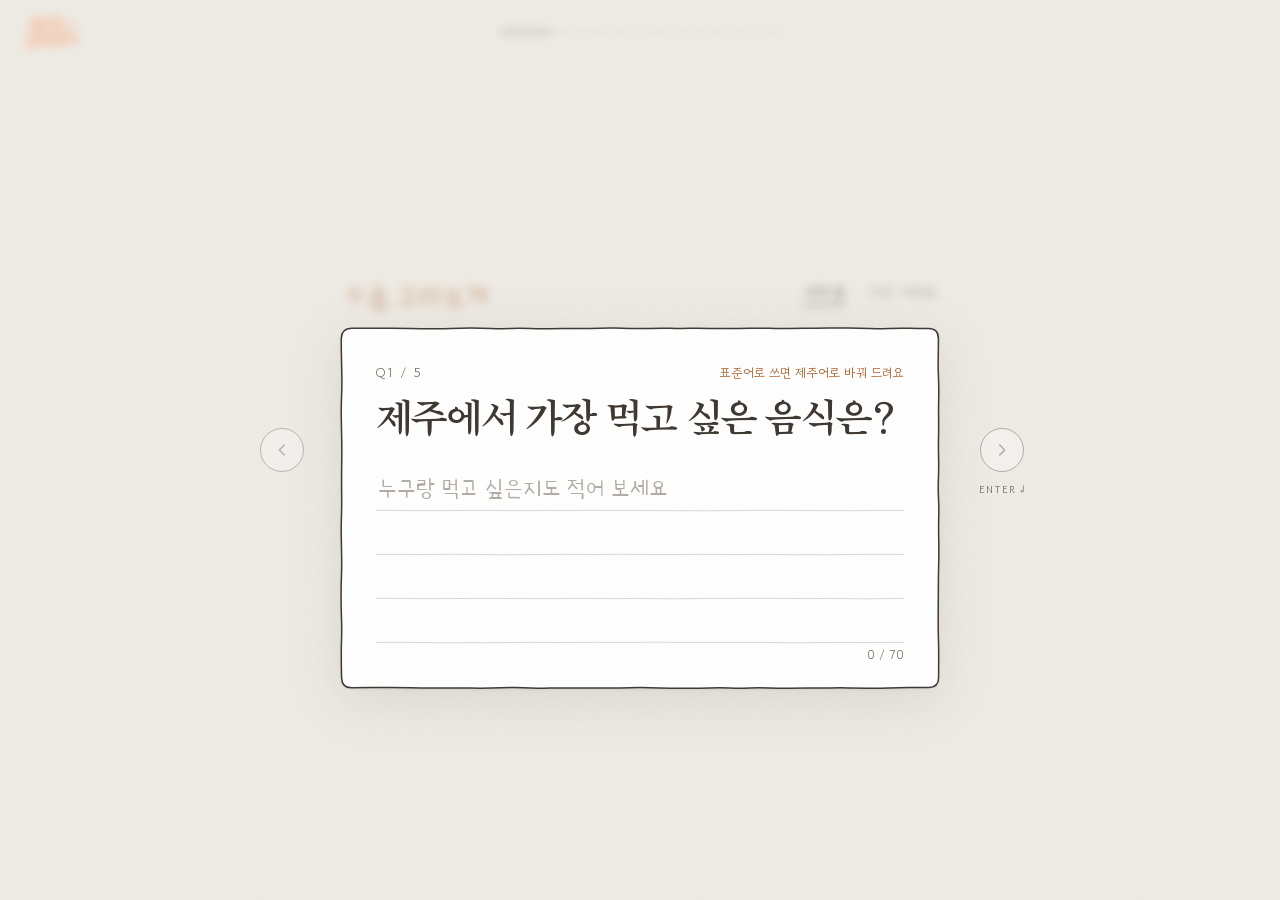
<file: play/note/index.html>
<!DOCTYPE html>
<html lang="ko">
<head>
<meta charset="UTF-8">
<meta name="viewport" content="width=device-width, initial-scale=1.0, viewport-fit=cover">
<meta name="theme-color" content="#fbfaf7">
<title>ᄆᆞ음 고라보게 · 하영 고라보게</title>
<meta name="description" content="다섯 가지 질문에 표준어로 답하면 제주어로 바꿔 한 장에 담아 드려요.">
<meta property="og:type" content="website">
<meta property="og:title" content="ᄆᆞ음 고라보게 · 하영 고라보게">
<meta property="og:description" content="다섯 가지 질문에 표준어로 답하면 제주어로 바꿔 한 장에 담아 드려요.">
<!-- 지금은 엽서 사이트의 공유 그림. 테스트용 그림이 생기면 전체 주소로 바꿀 것 -->
<meta property="og:image" content="https://lxwebzine.hankyung.com/2026-1/team1/play/postcard/images/og-start.jpg">
<meta property="og:url" content="https://lxwebzine.hankyung.com/2026-1/team1/play/note/">
<link rel="canonical" href="https://lxwebzine.hankyung.com/2026-1/team1/play/note/">   <!-- 대표 주소 = og:url -->
<link rel="preload" href="fonts/HayeongHand-Regular.woff2?v=1" as="font" type="font/woff2" crossorigin>
<link rel="preload" href="fonts/BookkMyungjo-Bold.woff2?v=228" as="font" type="font/woff2" crossorigin>
<link rel="preconnect" href="https://fonts.googleapis.com">
<link href="https://fonts.googleapis.com/css2?family=Gowun+Dodum&display=swap" rel="stylesheet">
<link rel="stylesheet" href="style.css?v=1">
</head>
<body data-view="note_write">

<!-- 질문 화면 -->
<div class="nt" id="write">
  <header class="nt-hd nt-dim">
    <a class="nt-logo" id="logoLink" href="#" aria-label="제주어로 엽서 적기로 가기"><img src="images/logo-goraboge.png" alt="하영 고라보게"></a>
    <div class="nt-bar" id="bar" role="group" aria-label="질문 고르기"></div>
  </header>

  <main class="nt-main" id="main">
    <button type="button" class="nt-prev" id="prevSide" aria-label="이전 질문"></button>
    <div class="nt-nextw">
      <button type="button" class="nt-next" id="nextSide"><span class="t"></span><span class="ar"></span></button>
      <span class="nt-enter">ENTER ↵</span>
    </div>

    <section class="nt-wrap">
      <div class="nt-top">
        <span class="nt-title nt-dim">ᄆᆞ음 고라보게</span>
        <div class="nt-tabs nt-dim" role="tablist">
          <button type="button" role="tab" class="nt-tab" data-tab="m">나의 답</button>
          <button type="button" role="tab" class="nt-tab" data-tab="o">다른 사람들</button>
        </div>
      </div>

      <div class="nt-card" id="card">
        <svg class="nt-box" aria-hidden="true" preserveAspectRatio="none"><path/></svg>
        <div class="nt-qrow">
          <span class="nt-qn" id="qn"></span>
          <span class="nt-howto">표준어로 쓰면 제주어로 바꿔 드려요</span>
        </div>
        <h1 class="nt-q" id="q">제주에서 가장 먹고 싶은 음식은?</h1>   <!-- 페이지의 큰 제목은 이것 하나. 처음 질문 글을 미리 넣어 두고, app.js가 지금 질문으로 바꿈 -->

        <div class="nt-mine" id="mine">
          <svg class="nt-lines" aria-hidden="true" preserveAspectRatio="none"><path/></svg>
          <textarea class="nt-ta" id="ta" rows="4" spellcheck="false" autocorrect="off" aria-labelledby="q"></textarea>
          <div class="nt-result" id="result" hidden></div>
          <span class="nt-cnt" id="cnt"></span>
        </div>

        <div class="nt-after" id="after" hidden>
          <div class="nt-after-row">
            <button type="button" class="nt-link" id="toggleStd">표준어로 보기</button>
            <button type="button" class="nt-link" id="editBtn">고치기</button>
          </div>
          <div class="nt-chips" id="chips"></div>
        </div>
        <p class="nt-warn" id="warn" role="alert" hidden></p>
        <div class="nt-slot" id="slot"></div>
      </div>

      <div class="nt-mnav">
        <button type="button" class="nt-mprev" id="prevBottom" aria-label="이전 질문"></button>
        <button type="button" class="nt-mgo" id="nextBottom"></button>
      </div>
    </section>
  </main>

  <button type="button" class="nt-peek" id="peek">
    <span class="nt-grip"></span>
    <span class="nt-peekrow"><span id="peekText"><b></b><small></small></span><em>답 보기</em></span>
  </button>
  <div class="nt-sheetdim" id="sheetDim"></div>
  <div class="nt-sheet" id="sheet" role="dialog" aria-label="다른 사람들의 답">
    <div class="nt-sheethd" id="sheetHd"><span class="nt-grip"></span><b id="sheetQ"></b></div>
    <div class="nt-sheetbody" id="sheetBody"></div>
    <button type="button" class="nt-sheetnext" id="sheetNext"></button>
  </div>
</div>

<!-- 끝 화면: 한 장 -->
<section class="nf" id="finale" hidden>
  <header class="nf-hd">
    <button type="button" class="nf-back" id="finBack">← 답 고치기</button>
    <a class="nt-logo" href="#" data-postcard-link aria-label="제주어로 엽서 적기로 가기"><img src="images/logo-goraboge.png" alt="하영 고라보게"></a>
  </header>
  <h2 class="nf-title">다섯 마디를 한 장에 담았어요</h2>
  <p class="nf-lede" id="finLede"></p>

  <div class="nf-designs" id="designPick" role="group" aria-label="디자인 고르기"></div>

  <figure class="nf-card">
    <img id="finImg" alt="">
  </figure>
  <p class="nf-tip" id="finTip">이미지를 길게 누르면 바로 저장할 수도 있어요</p>

  <div class="nf-pick" id="artPick" role="group" aria-label="그림 고르기"></div>

  <div class="nf-options">
    <label class="nf-name">
      <span>이름 (넣지 않아도 돼요)</span>
      <input id="nameInput" type="text" maxlength="12" autocomplete="off" placeholder="한라에서 온 사람">
    </label>
    <button type="button" class="nt-link" id="finToggle">표준어로 보기</button>
  </div>

  <div class="nf-actions">
    <button type="button" class="tale-btn is-primary" id="saveBtn">이미지 저장</button>
    <button type="button" class="tale-btn" id="shareBtn">공유하기</button>
    <button type="button" class="tale-btn" id="postBtn">게시판에 붙이기</button>
  </div>
  <p class="nf-status" id="finStatus" role="status"></p>

  <div class="nf-words" id="wordsBox" hidden>
    <h2>오늘 만난 제주어</h2>
    <div class="nt-chips" id="words"></div>
    <p class="nf-note">사전과 규칙으로 바꾼 참고용 번역이에요. 어색한 말이 있을 수 있어요.</p>
  </div>

  <div class="nf-next">
    <a class="tale-btn" href="#" data-postcard-link id="toPostcard">이 마음을 엽서로 보내기 →</a>
    <button type="button" class="nt-link" id="wallBtn">다른 사람들의 한 장 보기</button>
    <button type="button" class="nt-link" id="restartBtn">처음부터 다시 하기</button>
  </div>
</section>

<!-- 게시판 -->
<section class="nw" id="wall" hidden>
  <header class="nf-hd">
    <button type="button" class="nf-back" id="wallBack">← 내 한 장으로</button>
    <a class="nt-logo" href="#" data-postcard-link aria-label="제주어로 엽서 적기로 가기"><img src="images/logo-goraboge.png" alt="하영 고라보게"></a>
  </header>
  <h2 class="nf-title">모두의 한 장</h2>
  <p class="nf-lede" id="wallLede"></p>
  <div class="nw-list" id="wallList"></div>
</section>

<!-- 게시 확인 -->
<dialog class="nd" id="postDialog">
  <h2>게시판에 붙일까요?</h2>
  <p>게시판에 붙인 글은 이 사이트를 찾은 모든 사람이 볼 수 있어요. 붙인 뒤에는 직접 지울 수 없으니 주소·전화번호 같은 개인정보가 있다면 먼저 고쳐 주세요.</p>
  <div class="nd-actions">
    <button type="button" class="tale-btn" id="postCancel">아니요</button>
    <button type="button" class="tale-btn is-primary" id="postOk">붙일게요</button>
  </div>
</dialog>

<script src="config.js?v=2"></script>
<script src="track.js?v=5"></script>
<script src="jeju-dict.js?v=1"></script>
<script src="translate.js?v=5"></script>
<script src="badwords.js?v=1"></script>
<script src="jeju-extra.js?v=1"></script>
<script src="questions.js?v=2"></script>
<script src="card-designs.js?v=2"></script>
<script src="app.js?v=3"></script>
</body>
</html>
</file>
<file: play/note/style.css>
/* ---------- ᄆᆞ음 고라보게 ----------
   색 · 글꼴 · 단추는 엽서 사이트(하영 고라보게)의 값을 그대로 씀.
   레이아웃과 화면 흐름은 새로 짠 것. */

/* 옛한글 대비 글꼴. 엽서 사이트와 같은 파일 */
@font-face {
  font-family: 'NanumMyeongjo YetHangul';
  src: url('https://cdn.jsdelivr.net/npm/@kfonts/nanum-myeongjo-yet-hangul@0.2.0/NanumMyeongjo-YetHangul.woff2') format('woff2');
  font-display: swap;
}
@font-face {
  font-family: 'Hayeong Hand';
  src: url('fonts/HayeongHand-Regular.woff2?v=1') format('woff2');
  font-display: swap;
}
@font-face {
  font-family: 'Bookk Myungjo';
  src: url('fonts/BookkMyungjo-Bold.woff2?v=228') format('woff2');
  font-weight: 100 900;
  font-display: swap;
}

:root {
  --paper: #fbfaf7;           /* 새하얗지 않은 흰색: 눈부심을 줄임 */
  --paper-2: #f4f2ed;
  --paper-dim: #efece6;       /* 입력에 집중할 때 바탕 */
  --card: #ffffff;
  --ink: #3e3832;
  --soft: #75695b;
  --line: rgb(62 56 50 / 0.16);
  --tangerine: #d9823f;
  --tangerine-ink: #a9581f;   /* 작은 글자용 귤색 */
  --dark: #3f3a34;
  --story-font: 'Bookk Myungjo', 'Gowun Batang', serif;
  --letter-font: 'Hayeong Hand', 'NanumMyeongjo YetHangul', 'Apple SD Gothic Neo', 'Malgun Gothic', 'Noto Sans CJK KR', serif;
  --ui-font: 'Gowun Dodum', 'Apple SD Gothic Neo', 'Malgun Gothic', sans-serif;
  --ease: cubic-bezier(0.2, 0.8, 0.2, 1);
  --grain: url("data:image/svg+xml,%3Csvg xmlns='http://www.w3.org/2000/svg' width='220' height='220'%3E%3Cfilter id='n'%3E%3CfeTurbulence type='fractalNoise' baseFrequency='.85' numOctaves='2' stitchTiles='stitch'/%3E%3CfeColorMatrix values='0 0 0 0 .25 0 0 0 0 .2 0 0 0 0 .12 0 0 0 .13 0'/%3E%3C/filter%3E%3Crect width='100%25' height='100%25' filter='url(%23n)'/%3E%3C/svg%3E");
}

* { box-sizing: border-box; }
html, body { margin: 0; }
html { -webkit-text-size-adjust: 100%; }
body {
  min-height: 100svh;
  background: var(--paper);
  color: var(--ink);
  font-family: var(--ui-font);
  word-break: keep-all;
  -webkit-font-smoothing: antialiased;
}
body::after {
  content: '';
  position: fixed;
  inset: 0;
  z-index: 50;
  pointer-events: none;
  background: var(--grain);
  opacity: 0.22;              /* 종이결이 살짝만 보이게 */
}
body.is-writing { overflow: hidden; }
button, input, textarea { font: inherit; color: inherit; -webkit-tap-highlight-color: transparent; }
button { cursor: pointer; }
[hidden] { display: none !important; }

/* 엽서 사이트의 단추 */
.tale-btn {
  display: inline-flex;
  align-items: center;
  justify-content: center;
  gap: 8px;
  min-height: 52px;
  padding: 13px 28px;
  border: 1.5px solid var(--dark);
  border-radius: 999px;
  background: var(--card);
  font-size: 16px;
  font-weight: 700;
  color: var(--dark);
  text-decoration: none;
  transition: transform 0.2s ease, background-color 0.2s ease, box-shadow 0.2s ease;
}
.tale-btn.is-primary {
  background: var(--dark);
  color: #fbf3e4;
  box-shadow: 0 8px 18px rgb(50 40 28 / 0.22);
}
.tale-btn:hover { transform: translateY(-2px); }
.tale-btn:disabled { opacity: 0.55; cursor: default; transform: none; box-shadow: none; }
:is(button, a, input, textarea):focus-visible { outline: 3px solid var(--tangerine); outline-offset: 3px; }

.nt-link {
  padding: 6px 2px;
  border: 0;
  background: none;
  font-size: 14px;
  color: var(--soft);
  text-decoration: underline;
  text-underline-offset: 3px;
}
.nt-link:hover { color: var(--ink); }

/* ---------- 질문 화면 ---------- */

.nt {
  --lh: 44px;
  --taf: 23px;
  position: fixed;
  inset: 0;
  z-index: 10;
  display: grid;
  grid-template-rows: 64px minmax(0, 1fr);
  background: var(--paper);
  transition: background-color 0.8s ease;
  isolation: isolate;
}
.nt[hidden] { display: none; }

/* 입력에 집중하면 주변이 바래고 흐려짐 */
.nt.is-fz { background: var(--paper-dim); transition: background-color 3s cubic-bezier(0.4, 0, 0.2, 1); }
.nt-dim { transition: filter 0.7s ease, opacity 0.7s ease; }
.nt.is-fz .nt-dim { filter: blur(5px); opacity: 0.45; }

.nt-hd {
  position: relative;
  display: flex;
  align-items: center;
  justify-content: space-between;
  padding: 0 14px 0 24px;
}
.nt-logo { display: block; flex: none; }
.nt-logo img { display: block; height: 36px; width: auto; }
.nt-bar {
  position: absolute;
  left: 50%;
  top: 50%;
  transform: translate(-50%, -50%);
  width: 280px;
  display: flex;
  gap: 5px;
}
.nt-seg { flex: 1; height: 24px; padding: 11px 0; border: 0; background: none; }
.nt-seg i { display: block; height: 2px; background: rgb(62 56 50 / 0.15); transition: background 0.3s; }
.nt-seg.is-done i { background: rgb(62 56 50 / 0.45); }
.nt-seg.is-cur i { background: var(--dark); }

.nt-main { position: relative; min-height: 0; overflow-y: auto; scrollbar-width: none; display: flex; padding: 40px 64px; }
.nt-main::-webkit-scrollbar { display: none; }
.nt-wrap { width: 100%; max-width: 600px; margin: auto; display: flex; flex-direction: column; gap: 18px; }

.nt-top { display: flex; align-items: flex-end; justify-content: space-between; gap: 16px; }
.nt-title { font: 400 28px/1.1 var(--letter-font); color: var(--tangerine-ink); margin: 0 0 -4px 4px; }
.nt-tabs { display: flex; gap: 22px; margin-right: 4px; }
.nt-tab {
  position: relative;
  height: 34px;
  padding: 0;
  border: 0;
  background: none;
  font-size: 14px;
  font-weight: 700;
  opacity: 0.5;
}
.nt-tab:hover, .nt-tab.is-on { opacity: 1; }
.nt-tab::after { content: ''; position: absolute; left: 0; right: 0; bottom: 3px; height: 1.5px; background: var(--dark); opacity: 0; }
.nt-tab.is-on::after { opacity: 1; }

/* 손으로 그은 듯한 카드 */
.nt-card { position: relative; isolation: isolate; display: flex; flex-direction: column; gap: 20px; padding: 36px 36px 26px; }
.nt-box {
  position: absolute;
  inset: 0;
  z-index: -1;
  width: 100%;
  height: 100%;
  overflow: visible;
  pointer-events: none;
  filter: drop-shadow(0 1px 1px rgb(50 40 28 / 0.06)) drop-shadow(0 12px 26px rgb(50 40 28 / 0.1));
}
.nt-box path { fill: var(--card); stroke: var(--dark); stroke-width: 1.5; stroke-linejoin: round; }
.nt-qrow { display: flex; align-items: baseline; justify-content: space-between; gap: 10px; }
.nt-qn { flex: none; font-size: 13px; letter-spacing: 0.12em; color: var(--soft); }
.nt-howto { font-size: 12.5px; line-height: 1.4; text-align: right; color: var(--tangerine-ink); }
.nt-q {
  margin: -8px 0 4px;
  font: 700 38px/1.3 var(--story-font);
  letter-spacing: -0.02em;
  color: var(--ink);
  text-wrap: balance;
  animation: ntRise 0.5s var(--ease) both;
}
@keyframes ntRise { from { opacity: 0; transform: translateY(10px); } to { opacity: 1; transform: none; } }

.nt-mine { position: relative; min-height: calc(var(--lh) * 4); }
.nt-lines { position: absolute; left: 0; top: 0; width: 100%; overflow: visible; pointer-events: none; }
.nt-lines path { fill: none; stroke: rgb(62 56 50 / 0.2); stroke-width: 1; stroke-linecap: round; }
.nt-ta, .nt-result {
  position: relative;
  display: block;
  width: 100%;
  padding: 0 2px;
  font: 400 var(--taf)/var(--lh) var(--letter-font);
  color: var(--ink);
}
.nt-ta {
  height: calc(var(--lh) * 4);
  border: 0;
  outline: none;
  resize: none;
  overflow: hidden;
  background: transparent;
  border-radius: 0;
  -webkit-appearance: none;
}
.nt-ta:focus-visible { outline: none; }   /* 집중 표시는 주변이 바래는 것으로 대신함 */
.nt-ta::placeholder { color: var(--soft); opacity: 0.55; }
.nt-result { white-space: pre-wrap; overflow-wrap: anywhere; min-height: calc(var(--lh) * 4); }
.nt-cnt {
  position: absolute;
  right: 0;
  bottom: -20px;
  font-size: 12px;
  font-variant-numeric: tabular-nums;
  color: var(--soft);
  opacity: 0;
  transition: opacity 0.3s;
}
.nt.is-fz .nt-cnt, .nt-mine.has-v .nt-cnt { opacity: 1; }
.nt-mine.is-saved .nt-cnt { display: none; }

.nt-after { display: flex; flex-direction: column; gap: 10px; animation: ntRise 0.5s var(--ease) both; }
.nt-after-row { display: flex; gap: 16px; justify-content: flex-end; margin-top: -8px; }
.nt-chips { display: flex; flex-wrap: wrap; gap: 6px; }
.nt-chip {
  display: inline-flex;
  align-items: baseline;
  gap: 5px;
  padding: 5px 11px;
  border-radius: 999px;
  background: var(--paper-2);
  font-size: 13px;
  line-height: 1.4;
  color: var(--soft);
}
.nt-chip b { font: 400 16px/1.2 var(--letter-font); color: var(--tangerine-ink); }
.nt-warn { margin: 0; font-size: 14px; line-height: 1.5; color: #a23a1c; }
.nt-shake { animation: ntShake 0.35s ease; }
@keyframes ntShake { 25% { transform: translateX(-5px); } 75% { transform: translateX(5px); } }

/* 다른 사람들의 답 */
.nt-others { display: none; flex-direction: column; }
.nt.is-o .nt-others { display: flex; }
.nt.is-o .nt-mine, .nt.is-o .nt-after { display: none; }
.nt-me { display: flex; flex-direction: column; gap: 8px; padding: 2px 0 20px; border-bottom: 1.5px solid var(--dark); }
.nt-me b { font: 400 22px/1.6 var(--letter-font); white-space: pre-wrap; }
.nt-me small { font-size: 12px; color: var(--soft); }
.nt-it {
  display: flex;
  flex-direction: column;
  gap: 8px;
  width: 100%;
  padding: 16px 0;
  border: 0;
  border-bottom: 1px solid var(--line);
  background: none;
  text-align: left;
}
.nt-it p { margin: 0; font: 400 20px/1.55 var(--letter-font); white-space: pre-wrap; overflow-wrap: anywhere; color: var(--ink); }
.nt-it.is-std p { font-family: var(--ui-font); font-size: 16px; color: var(--soft); }
.nt-it small { font-size: 12px; color: var(--soft); }
.nt-it small i { font-style: normal; margin-right: 8px; padding: 1px 6px; border: 1px solid var(--line); border-radius: 4px; }
.nt-empty { padding: 20px 0; font-size: 14px; color: var(--soft); }

/* 데스크톱 좌우 이동 */
.nt-prev {
  position: fixed;
  top: 50%;
  left: calc(50% - 380px);
  transform: translateY(-50%);
  width: 44px;
  height: 44px;
  padding: 0;
  border: 1px solid var(--dark);
  border-radius: 50%;
  background: var(--card);
  display: flex;
  align-items: center;
  justify-content: center;
  transition: background 0.25s, color 0.25s, opacity 0.25s;
}
.nt-prev:hover:not(:disabled) { background: var(--dark); color: #fff; }
.nt-prev:disabled { opacity: 0.3; cursor: default; }
.nt-nextw { position: fixed; top: 50%; left: calc(50% + 340px); transform: translateY(-50%); display: flex; }
.nt-next {
  position: relative;
  width: 44px;
  height: 44px;
  padding: 0;
  overflow: hidden;
  border: 1px solid var(--dark);
  border-radius: 22px;
  background: var(--card);
  color: var(--dark);
  transition: width 0.5s cubic-bezier(0.34, 1.45, 0.5, 1), background 0.25s, color 0.25s, opacity 0.25s;
}
.nt-next.is-dark { background: var(--dark); color: #fbf3e4; }
.nt-next:disabled { opacity: 0.35; cursor: default; }
.nt-next .t, .nt-next .ar { position: absolute; inset: 0; display: flex; align-items: center; justify-content: center; transition: opacity 0.3s, transform 0.4s; }
.nt-next .t { font-size: 14px; font-weight: 700; white-space: nowrap; opacity: 0; transform: scale(0.7); }
.nt-next.is-txt .t { opacity: 1; transform: none; }
.nt-next.is-txt .ar { opacity: 0; transform: scale(0.7); }
.nt-enter { position: absolute; top: calc(100% + 10px); left: 50%; transform: translateX(-50%); white-space: nowrap; font-size: 10px; letter-spacing: 0.1em; color: var(--soft); pointer-events: none; }

.nt-mnav, .nt-peek, .nt-sheet, .nt-sheetdim { display: none; }

/* ---------- 휴대폰 ---------- */
@media (max-width: 979px) {
  .nt { --lh: 38px; --taf: 20px; grid-template-rows: 56px minmax(0, 1fr); }
  .nt-hd { padding: 0 16px 0 14px; }
  .nt-logo img { height: 30px; }
  .nt-bar { position: static; transform: none; flex: 1; width: auto; margin-left: 16px; }
  .nt-main { padding: 12px 16px 104px; }
  .nt-wrap { gap: 14px; }
  .nt-title { font-size: 24px; }
  .nt-tabs { display: none; }
  .nt-card { padding: 24px 20px 20px; gap: 16px; }
  .nt-q { font-size: 27px; }
  .nt-prev, .nt-nextw { display: none; }
  .nt-mnav { display: flex; align-items: center; justify-content: space-between; min-height: 52px; }
  .nt-mprev { width: 48px; height: 48px; margin-left: -12px; border: 0; background: none; display: flex; align-items: center; justify-content: center; }
  .nt-mprev:disabled { opacity: 0.25; }
  .nt-mgo {
    display: flex;
    align-items: center;
    gap: 4px;
    height: 46px;
    padding: 0 22px;
    border: 0;
    border-radius: 23px;
    background: var(--dark);
    color: #fbf3e4;
    font-size: 15px;
    font-weight: 700;
    transition: opacity 0.2s;
  }
  .nt-mgo:disabled { opacity: 0.35; cursor: default; }

  /* 아래 '다른 사람들' 띠 */
  .nt-peek {
    position: fixed;
    left: 0;
    right: 0;
    bottom: 0;
    z-index: 14;
    display: flex;
    flex-direction: column;
    gap: 8px;
    padding: 8px 16px calc(12px + env(safe-area-inset-bottom));
    border: 0;
    border-top: 1px solid var(--dark);
    background: var(--card);
    text-align: left;
    transition: transform 0.4s var(--ease);
  }
  .nt.is-fz .nt-peek, .nt.is-sheet .nt-peek { transform: translateY(110%); }
  .nt-grip { align-self: center; flex: none; width: 36px; height: 4px; border-radius: 2px; background: var(--dark); opacity: 0.3; }
  .nt-peekrow { display: flex; align-items: center; gap: 12px; width: 100%; }
  .nt-peekrow > span { flex: 1; min-width: 0; display: flex; flex-direction: column; gap: 3px; transition: opacity 0.28s ease, transform 0.28s ease; }
  .nt-peekrow > span.is-out { opacity: 0; transform: translateY(-6px); }
  .nt-peekrow > span.is-in { opacity: 0; transform: translateY(6px); transition: none; }
  .nt-peekrow b { font: 400 17px/1.35 var(--letter-font); white-space: nowrap; overflow: hidden; text-overflow: ellipsis; }
  .nt-peekrow small { font-size: 12px; color: var(--soft); }
  .nt-peekrow em { flex: none; font-size: 13px; font-style: normal; font-weight: 700; color: var(--dark); }

  .nt-sheetdim { display: block; position: fixed; inset: 0; z-index: 15; background: rgb(40 30 20 / 0.28); opacity: 0; pointer-events: none; transition: opacity 0.35s; }
  .nt.is-sheet .nt-sheetdim { opacity: 1; pointer-events: auto; }
  .nt-sheet {
    display: flex;
    position: fixed;
    left: 0;
    right: 0;
    bottom: 0;
    z-index: 16;
    height: min(82vh, calc(100% - 40px));
    flex-direction: column;
    border-top: 1px solid var(--dark);
    background: var(--card);
    transform: translateY(105%);
    transition: transform 0.45s var(--ease);
  }
  .nt.is-sheet .nt-sheet { transform: none; }
  .nt-sheethd { flex: none; display: flex; flex-direction: column; gap: 10px; padding: 10px 16px 12px; border-bottom: 1px solid var(--line); }
  .nt-sheethd b { font: 700 18px/1.35 var(--story-font); }
  .nt-sheetbody { flex: 1; min-height: 0; overflow-y: auto; padding: 18px 16px calc(84px + env(safe-area-inset-bottom)); }
  .nt-sheet .nt-others { display: flex; }
  .nt-sheet .nt-me b { font-size: 20px; }
  .nt-sheetnext {
    position: absolute;
    right: 16px;
    bottom: calc(16px + env(safe-area-inset-bottom));
    display: flex;
    align-items: center;
    gap: 4px;
    height: 46px;
    padding: 0 20px;
    border: 0;
    border-radius: 23px;
    background: var(--dark);
    color: #fbf3e4;
    font-size: 15px;
    font-weight: 700;
    box-shadow: 0 6px 18px rgb(50 40 28 / 0.2);
  }

  /* 키보드가 올라와 있을 때: 머리와 띠를 빼고 질문 · 입력칸 · 이동 줄만 키보드 위에 */
  .nt.is-kb { grid-template-rows: minmax(0, 1fr); background: var(--paper-dim); transition: none; }
  .nt.is-kb .nt-hd, .nt.is-kb .nt-top, .nt.is-kb .nt-peek, .nt.is-kb .nt-qrow { display: none; }
  .nt.is-kb .nt-main { padding: 10px 14px 0; }
  .nt.is-kb .nt-wrap { margin: 0 auto; gap: 2px; }
  .nt.is-kb .nt-card { padding: 16px 16px 18px; gap: 10px; }
  .nt.is-kb .nt-q { margin: 0; font-size: 20px; }
  .nt.is-kb .nt-mine { min-height: calc(var(--lh) * var(--kbl, 3)); }
  .nt.is-kb .nt-ta { height: calc(var(--lh) * var(--kbl, 3)); overflow-y: auto; }
  .nt.is-kb .nt-mnav { position: sticky; bottom: 0; min-height: 50px; background: var(--paper-dim); }
  .nt.is-kb .nt-mgo { height: 40px; }
}

/* ---------- 끝 화면 · 게시판 ---------- */

.nf, .nw { position: relative; max-width: 480px; margin: 0 auto; padding: 0 16px calc(48px + env(safe-area-inset-bottom)); }
.nf-hd { display: flex; align-items: center; justify-content: space-between; height: 60px; }
.nf-hd .nt-logo img { height: 32px; }
.nf-back { padding: 8px 0; border: 0; background: none; font-size: 14px; color: var(--soft); }
.nf-title { margin: 8px 0 8px; font: 700 28px/1.3 var(--story-font); letter-spacing: -0.02em; text-wrap: balance; }
.nf-lede { margin: 0 0 18px; font-size: 15px; line-height: 1.6; color: var(--soft); }
.nf-designs { display: flex; flex-wrap: wrap; justify-content: center; gap: 6px; margin-bottom: 16px; }
.nf-designs button {
  min-height: 38px;
  padding: 0 14px;
  border: 1px solid var(--line);
  border-radius: 999px;
  background: var(--card);
  font-size: 14px;
  color: var(--soft);
}
.nf-designs button.is-on { border-color: var(--dark); background: var(--dark); color: #fbf3e4; }
/* 9:16 이미지가 한 화면을 넘지 않게 */
.nf-card { width: fit-content; max-width: 100%; margin: 0 auto; overflow: hidden; border-radius: 6px; background: var(--paper-2); box-shadow: 0 2px 4px rgb(50 40 28 / 0.1), 0 16px 34px rgb(50 40 28 / 0.16); }
.nf-card img { display: block; height: min(68svh, 640px); max-width: 100%; aspect-ratio: 9 / 16; }
.nf-tip { margin: 10px 0 0; font-size: 13px; text-align: center; color: var(--soft); }
.nf-pick { display: flex; justify-content: center; gap: 10px; margin: 18px 0 16px; }
.nf-pick button {
  flex: 0 1 62px;
  aspect-ratio: 1;
  padding: 0;
  border: 2px solid transparent;
  border-radius: 10px;
  background-size: 200% 100%;
  background-position: left center;
  box-shadow: 0 1px 4px rgb(50 40 28 / 0.2);
}
.nf-pick button.is-on { border-color: var(--tangerine); outline: 2px solid var(--card); outline-offset: -4px; }
.nf-options { display: flex; align-items: flex-end; justify-content: space-between; gap: 16px; margin-bottom: 18px; }
.nf-name { flex: 1; display: flex; flex-direction: column; gap: 6px; font-size: 13px; color: var(--soft); }
.nf-name input {
  width: 100%;
  height: 44px;
  padding: 0 14px;
  border: 1px solid var(--line);
  border-radius: 10px;
  background: var(--card);
  font-size: 16px;
  color: var(--ink);
}
.nf-actions { display: grid; grid-template-columns: 1fr 1fr; gap: 10px; }
.nf-actions .is-primary { grid-column: 1 / -1; }
.nf-actions .tale-btn { padding-left: 12px; padding-right: 12px; }
.nf-status { min-height: 22px; margin: 12px 0 0; font-size: 14px; line-height: 1.5; text-align: center; color: var(--tangerine-ink); }
.nf-status.is-warning { color: #a23a1c; }
.nf-words { margin-top: 18px; padding: 20px; border-radius: 12px; background: var(--card); }
.nf-words h2 { margin: 0 0 12px; font: 700 18px/1.3 var(--story-font); }
.nf-note { margin: 14px 0 0; font-size: 12px; line-height: 1.5; color: var(--soft); }
.nf-next { display: flex; flex-direction: column; align-items: center; gap: 10px; margin-top: 24px; }
.nf-next .tale-btn { width: 100%; }

.nw-list { display: flex; flex-direction: column; gap: 14px; }
.nw-item { padding: 20px; border-radius: 12px; background: var(--card); box-shadow: 0 2px 10px rgb(50 40 28 / 0.08); }
.nw-who { display: flex; justify-content: space-between; gap: 12px; margin-bottom: 10px; font-size: 13px; color: var(--soft); }
.nw-who b { font-size: 14px; color: var(--ink); }
.nw-item dt { margin-top: 12px; font-size: 13px; line-height: 1.4; color: var(--soft); }
.nw-item dd { margin: 3px 0 0; font: 400 20px/1.5 var(--letter-font); overflow-wrap: anywhere; }
.nw-item dl { margin: 0; }

.nd {
  width: min(92vw, 380px);
  padding: 24px;
  border: 0;
  border-radius: 16px;
  background: var(--card);
  color: var(--ink);
  box-shadow: 0 20px 50px rgb(40 30 20 / 0.3);
}
.nd::backdrop { background: rgb(40 30 20 / 0.4); }
.nd h2 { margin: 0 0 10px; font: 700 20px/1.3 var(--story-font); }
.nd p { margin: 0 0 18px; font-size: 14px; line-height: 1.6; color: var(--soft); }
.nd-actions { display: grid; grid-template-columns: 1fr 1fr; gap: 8px; }
.nd-actions .tale-btn { min-height: 46px; padding: 8px; font-size: 15px; }

@media (min-width: 980px) {
  .nf, .nw { max-width: 520px; }
}

@media (prefers-reduced-motion: reduce) {
  *, *::before, *::after { animation: none !important; transition: none !important; }
}
</file>
